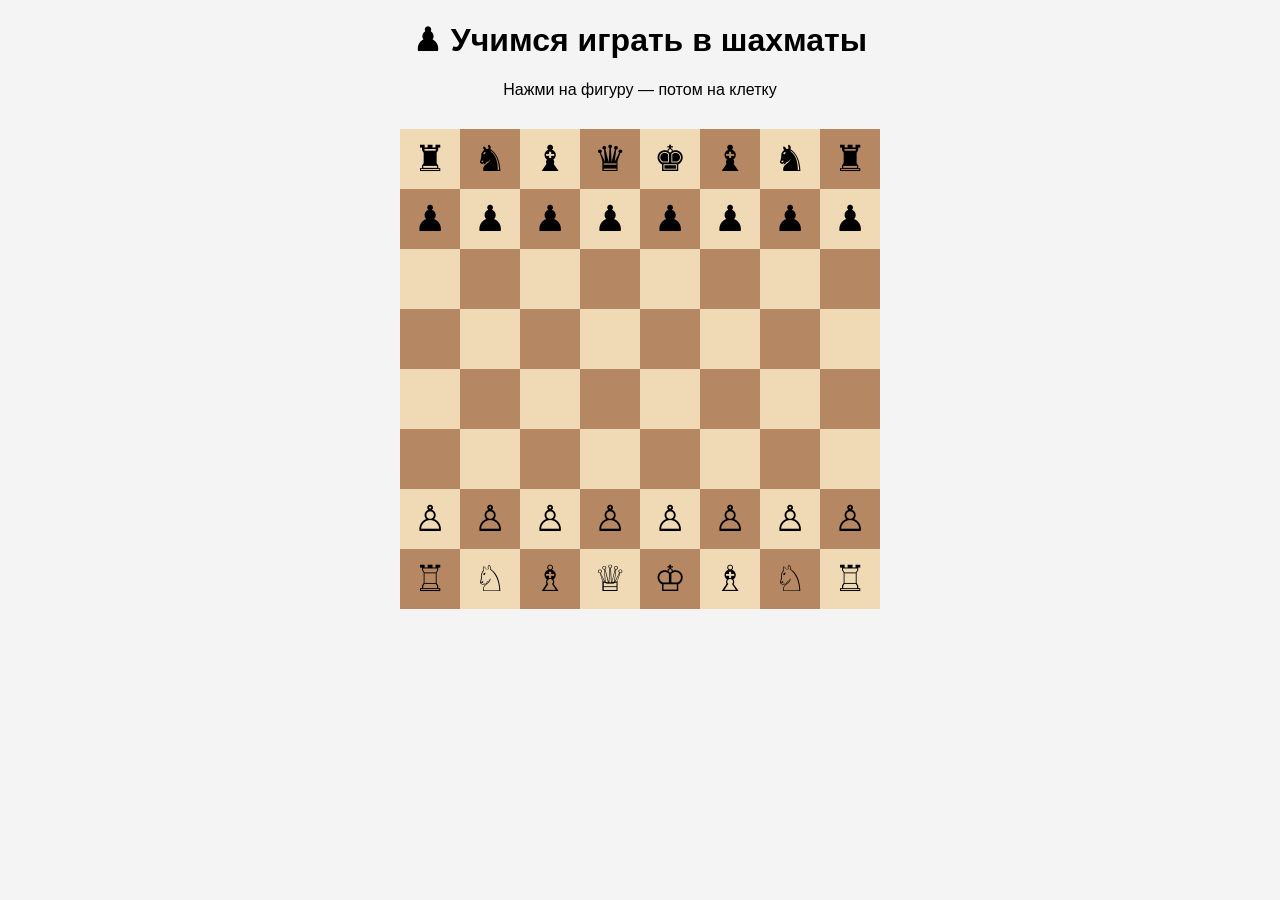
<file: web/index.html>
<!DOCTYPE html>
<html lang="ru">
<head>
<meta charset="UTF-8">
<title>Шахматы для начинающих</title>
<style>
body {
    font-family: Arial, sans-serif;
    background: #f4f4f4;
    text-align: center;
}
#board {
    display: grid;
    grid-template-columns: repeat(8, 60px);
    width: 480px;
    margin: 30px auto;
}
.cell {
    width: 60px;
    height: 60px;
    font-size: 36px;
    line-height: 60px;
    cursor: pointer;
}
.white { background: #f0d9b5; }
.black { background: #b58863; }
</style>
</head>
<body>

<h1>♟ Учимся играть в шахматы</h1>
<p>Нажми на фигуру — потом на клетку</p>

<div id="board"></div>

<script>
const board = document.getElementById("board");

const pieces = [
  "♜","♞","♝","♛","♚","♝","♞","♜",
  "♟","♟","♟","♟","♟","♟","♟","♟",
  "","","","","","","","",
  "","","","","","","","",
  "","","","","","","","",
  "","","","","","","","",
  "♙","♙","♙","♙","♙","♙","♙","♙",
  "♖","♘","♗","♕","♔","♗","♘","♖"
];

let selected = null;

for (let i = 0; i < 64; i++) {
    const cell = document.createElement("div");
    cell.className = "cell " + ((Math.floor(i/8)+i)%2 ? "black" : "white");
    cell.textContent = pieces[i];

    cell.onclick = () => {
        if (selected === null && cell.textContent !== "") {
            selected = cell;
            cell.style.background = "#88f";
        } else if (selected) {
            cell.textContent = selected.textContent;
            selected.textContent = "";
            selected.style.background = "";
            selected = null;
        }
    };

    board.appendChild(cell);
}
</script>

</body>
</html>
</file>
